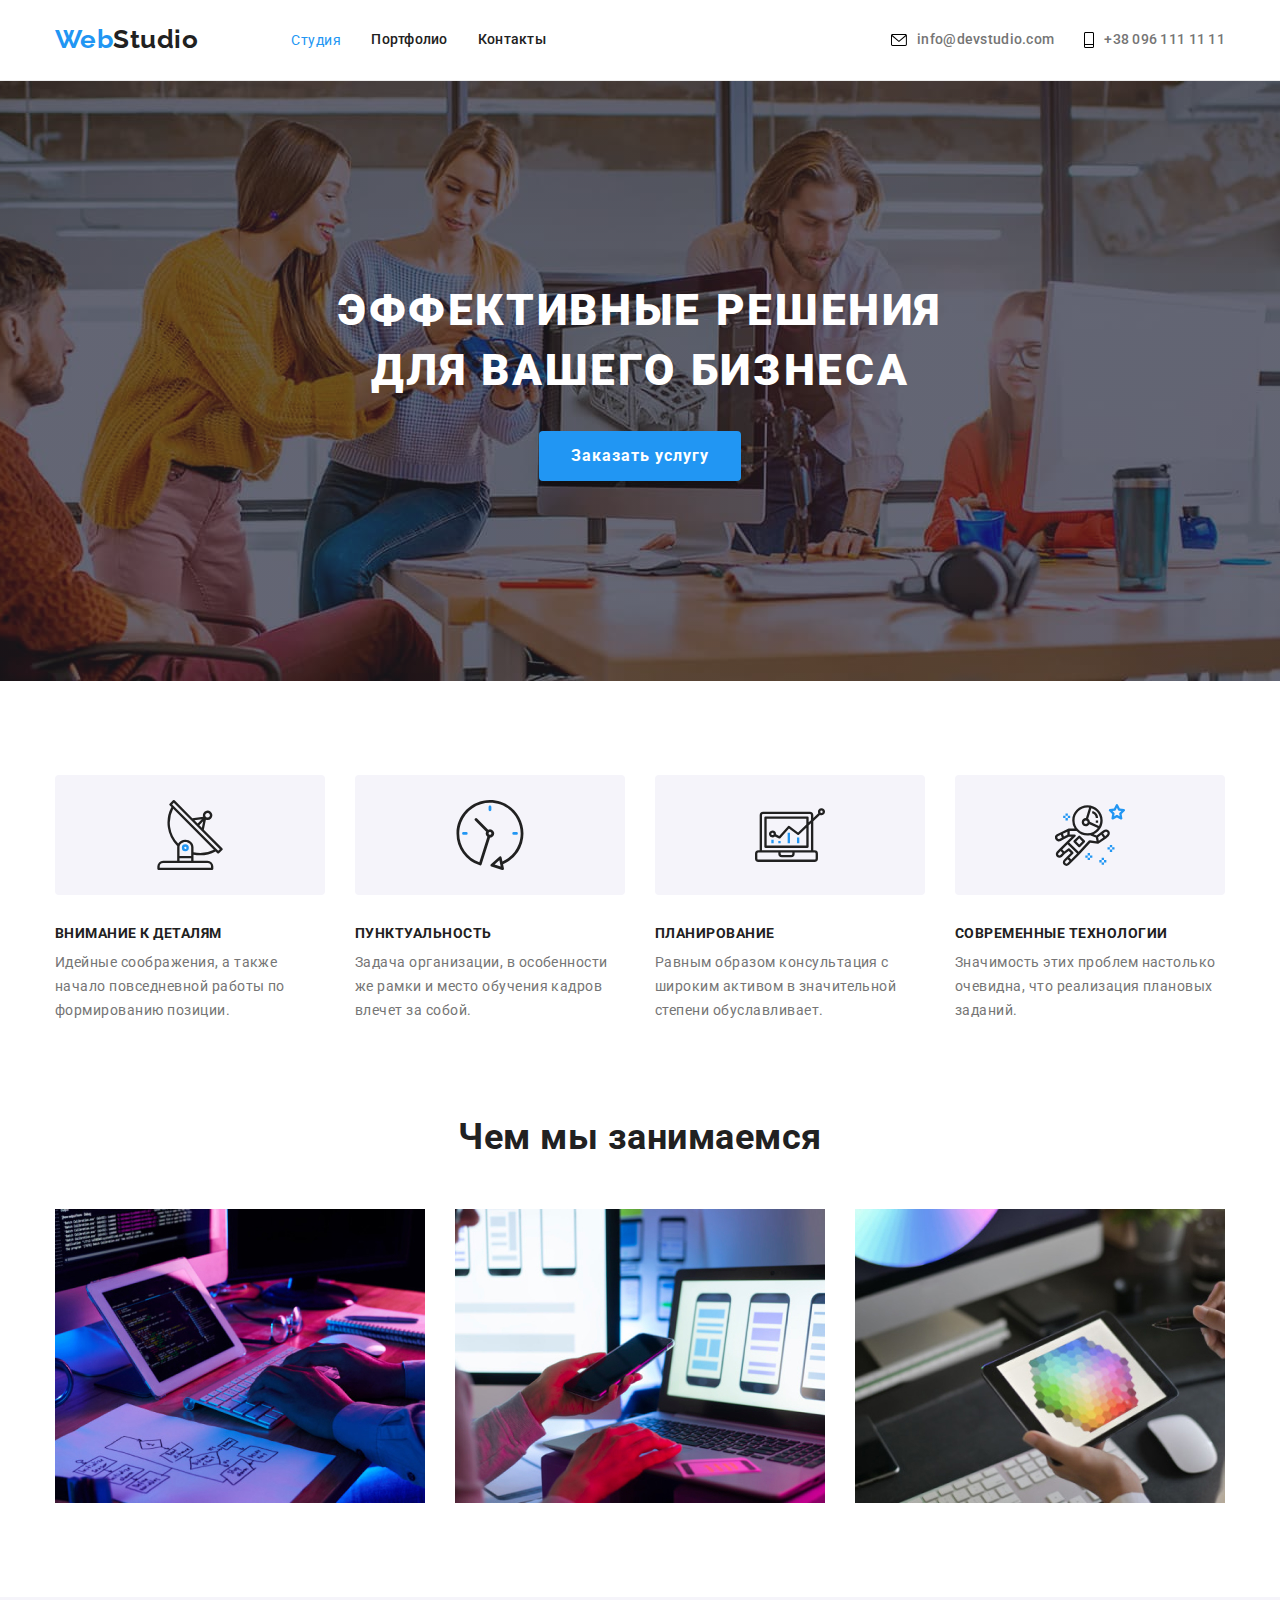
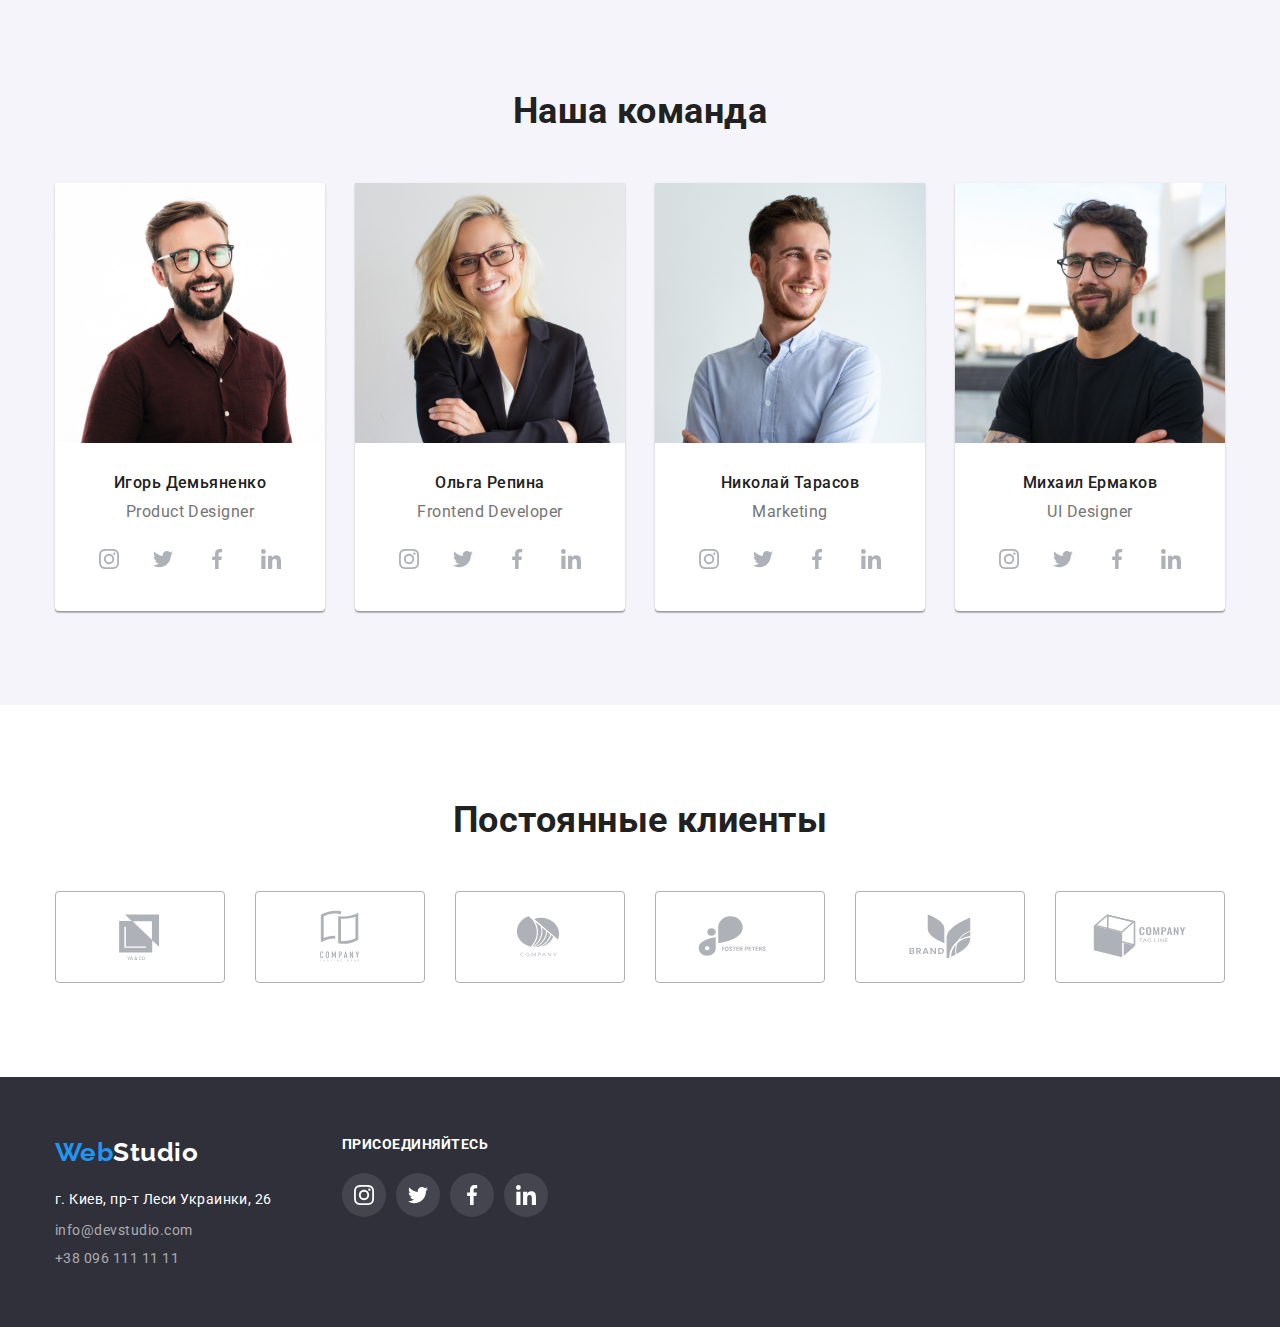
<file: index.html>
<!DOCTYPE html>
<html lang="ru">
<head>
    <meta charset="UTF-8">
    <meta http-equiv="X-UA-Compatible" content="IE=edge">
    <meta name="viewport" content="width=device-width, initial-scale=1.0">
    <title>Студия</title>
    <link href="https://fonts.googleapis.com/css2?family=Raleway:wght@700&family=Roboto:wght@400;500;700;900&display=swap"
        rel="stylesheet">
    <link rel="stylesheet" href="https://cdnjs.cloudflare.com/ajax/libs/modern-normalize/1.1.0/modern-normalize.min.css">
    <link rel="stylesheet" href="./css/styles.css" />
</head>
<body>
        <!-- Шапка сайта(header) -->
            <div class="hed-line">
                <div class="box-header container">
                    <header class="header">
                        <nav class="site-nav">
                            <a class="logo" href="./index.html"><span class="logo-color">Web</span>Studio</a>
                            <ul class="nav-list list">
                                <li class="nav-item"><a class="curren-link" href="./index.html">Студия</a></li>
                                <li class="nav-item"><a class="nav-link" href="./portfolio.html">Портфолио</a></li>
                                <li class="nav-item"><a class="nav-link" href="">Контакты</a></li>
                            </ul>
                        </nav>
                        <ul class="contact-list list">
                            <li class="contact-item">
                                <a class="contact-link-icon" href="mailto:info@devstudio.com">
                                    <svg class="contact-icon-mail" width="16px" height="12px">
                                        <use href="./images/sprite-original.svg#icon-mail"></use> 
                                    </svg>
                                    <span class="contact-text">info@devstudio.com</span>
                                </a>
                            </li>
                
                            <li class="contact-item">
                                <a class="contact-link-icon" href="tel:+380961111111">
                                    <svg class="contact-icon-mobile" width="10px" height="16px">
                                        <use href="./images/sprite-original.svg#icon-mobile"></use>
                                    </svg>
                                    <span class="contact-text">+38 096 111 11 11</span>
                                </a>
                            </li>
                        </ul>
                
                    </header>
                </div>
            </div>
        <!-- Главный контент страницы -->
        <main>
            <!--Героик  -->
            
                <section class="hero overlay"> 
                    <div class="container">
                        <h1 class="hero-title list">Эффективные решения для вашего бизнеса</h1>
                        <button class="button-studio" type="button">Заказать услугу</button>
                    </div>
                </section>
                    
            <!-- Приемущество сайта -->
            <section class="section">
                <div class="container">
                    <h2  hidden class="benefits list">Наши Приемущества</h2>
                    <ul class="benefits-list list">
                        <li class="benefits-item">
                            <div class="buttons list">
                                <svg class="icon-benefits">
                                    <use href="./images/sprite-original.svg#icon-sputnik"></use>
                                </svg>
                            </div>
                            <h3 class="subtitle list">Внимание к деталям</h3>
                            <p class="text list">Идейные соображения, а также начало повседневной работы по формированию позиции.</p>
                        </li>
                        <li class="benefits-item">
                            <div class="buttons list">
                                <svg class="icon-benefits">
                                    <use href="./images/sprite-original.svg#icon-clock"></use>
                                </svg>
                            </div>
                            <h3 class="subtitle list">Пунктуальность</h3>
                            <p class="text list">Задача организации, в особенности же рамки и место обучения кадров влечет за собой.</p>
                        </li>
                        <li class="benefits-item">
                            <div class="buttons list">
                                <svg class="icon-benefits">
                                    <use href="./images/sprite-original.svg#icon-diagram"></use>
                                </svg>
                            </div>
                            <h3 class="subtitle list">Планирование</h3>
                            <p class="text list">Равным образом консультация с широким активом в значительной степени обуславливает.</p>
                        </li>
                        <li class="benefits-item">
                            <div class="buttons list">
                                <svg class="icon-benefits">
                                    <use href="./images/sprite-original.svg#icon-astronaut"></use>
                                </svg>
                            </div>
                            <h3 class="subtitle list">Современные технологии</h3>
                            <p class="text list">Значимость этих проблем настолько очевидна, что реализация плановых заданий.</p>
                        </li>
                    </ul>
                </div>
        
            </section>
            <!-- Чем занимаеться компания -->
            <section class="working">
                <div class="container">
                    <h2 class="work list">Чем мы занимаемся</h2>
                    <ul class="work-list list">
                        <li class="work-item"><img class="work-img" src="./images/work-company1.jpeg"
                                alt="Пользуются новейшими технологиями" width="370"></li>
                        <li class="work-item"><img class="work-img" src="./images/work-company2.jpeg" alt="Большая клиенская база"
                                width="370"></li>
                        <li class="work-item"><img class="work-img" src="./images/work-company3.jpeg" alt="Лучшая графика" width="370"></li>
                    </ul>
                </div>
            </section>
            <!-- Команда -->
            <section class="team-section section">
                <div class="container">
                    <h2 class="team list">Наша команда</h2>
                    <ul class="team-list list">
                        <li class="item">
                            <img class="team-img" src="./images/team-work1.jpeg" alt="Член команды Игорь Демьяненко" width="270">
                            <div class="team-text">
                                <h3 class="subtitle list">Игорь Демьяненко</h3>
                                <p class="text list" lang="en">Product Designer</p>
                                <ul class="social-gruop list">
                                    <li class="social-team">
                                        <a class="team-link list" href="">
                                            <svg class="team-icon">
                                                <use href="./images/sprite-original.svg#icon-instagram"></use>
                                            </svg>
                                        </a>
                                    </li>
                                    <li class="social-team">
                                        <a class="team-link list" href="">
                                            <svg class="team-icon">
                                                <use href="./images/sprite-original.svg#icon-twitter"></use>
                                            </svg>
                                        </a>
                                    </li>
                                    <li class="social-team">
                                        <a class="team-link list" href="">
                                            <svg class="team-icon">
                                                <use href="./images/sprite-original.svg#icon-facebook"></use>
                                            </svg>
                                        </a>
                                    </li>
                                    <li class="social-team">
                                        <a class="team-link list" href="">
                                            <svg class="team-icon">
                                                <use href="./images/sprite-original.svg#icon-linkedin"></use>
                                            </svg>
                                        </a>
                                    </li>
                                </ul>
                            </div>
                            
                        </li>
                        <li class="item">
                            <img class="team-img" src="./images/team-work2.jpeg" alt="Член команды Ольга Репина" width="270">
                            <div class="team-text">
                                <h3 class="subtitle list">Ольга Репина</h3>
                                <p class="text list" lang="en">Frontend Developer</p>
                                <ul class="social-gruop list">
                                    <li class="social-team">
                                        <a class="team-link list" href="">
                                            <svg class="team-icon">
                                                <use href="./images/sprite-original.svg#icon-instagram"></use>
                                            </svg>
                                        </a>
                                    </li>
                                    <li class="social-team">
                                        <a class="team-link list" href="">
                                            <svg class="team-icon">
                                                <use href="./images/sprite-original.svg#icon-twitter"></use>
                                            </svg>
                                        </a>
                                    </li>
                                    <li class="social-team">
                                        <a class="team-link list" href="">
                                            <svg class="team-icon">
                                                <use href="./images/sprite-original.svg#icon-facebook"></use>
                                            </svg>
                                        </a>
                                    </li>
                                    <li class="social-team">
                                        <a class="team-link list" href="">
                                            <svg class="team-icon">
                                                <use href="./images/sprite-original.svg#icon-linkedin"></use>
                                            </svg>
                                        </a>
                                    </li>
                                </ul>
                            </div>
                            
                        </li>
                        <li class="item">
                            <img class="team-img" src="./images/team-work3.jpeg" alt="Член команды Николай Тарасов" width="270">
                            <div class="team-text">
                                <h3 class="subtitle list">Николай Тарасов</h3>
                                <p class="text list" lang="en">Marketing</p>
                                <ul class="social-gruop list">
                                    <li class="social-team">
                                        <a class="team-link list" href="">
                                            <svg class="team-icon">
                                                <use href="./images/sprite-original.svg#icon-instagram"></use>
                                            </svg>
                                        </a>
                                    </li>
                                    <li class="social-team">
                                        <a class="team-link list" href="">
                                            <svg class="team-icon">
                                                <use href="./images/sprite-original.svg#icon-twitter"></use>
                                            </svg>
                                        </a>
                                    </li>
                                    <li class="social-team">
                                        <a class="team-link list" href="">
                                            <svg class="team-icon">
                                                <use href="./images/sprite-original.svg#icon-facebook"></use>
                                            </svg>
                                        </a>
                                    </li>
                                    <li class="social-team">
                                        <a class="team-link list" href="">
                                            <svg class="team-icon">
                                                <use href="./images/sprite-original.svg#icon-linkedin"></use>
                                            </svg>
                                        </a>
                                    </li>
                                </ul>
                            </div>
                            
                        </li>
                        <li class="item">
                            <img class="team-img" src="./images/team-work4.jpeg" alt="Член команды Михаил Ермаков" width="270">
                            <div class="team-text">
                                <h3 class="subtitle list">Михаил Ермаков</h3>
                                <p class="text list" lang="en">UI Designer</p>
                                <ul class="social-gruop list">
                                    <li class="social-team">
                                        <a class="team-link list" href="">
                                            <svg class="team-icon">
                                                <use href="./images/sprite-original.svg#icon-instagram"></use>
                                            </svg>
                                        </a>
                                    </li>
                                    <li class="social-team">
                                        <a class="team-link list" href="">
                                            <svg class="team-icon">
                                                <use href="./images/sprite-original.svg#icon-twitter"></use>
                                            </svg>
                                        </a>
                                    </li>
                                    <li class="social-team">
                                        <a class="team-link list" href="">
                                            <svg class="team-icon">
                                                <use href="./images/sprite-original.svg#icon-facebook"></use>
                                            </svg>
                                        </a>
                                    </li>
                                    <li class="social-team">
                                        <a class="team-link list" href="">
                                            <svg class="team-icon">
                                                <use href="./images/sprite-original.svg#icon-linkedin"></use>
                                            </svg>
                                        </a>
                                    </li>
                                </ul>
                            </div>
                            
                        </li>
                    </ul>
                </div>
            </section>
            <section class="section">
                <h2 class="clients-title list">Постоянные клиенты</h2>
                <ul class="clients-list list">
                    <li class="clients-item">
                        <a class="clients" href="">
                            <svg class="icon-clients">
                                <use href="./images/sprite-original.svg#iconLogo-company-"></use>
                            </svg>
                        </a>
                    </li>
                    <li class="clients-item">
                        <a class="clients" href="">
                            <svg class="icon-clients">
                                <use href="./images/sprite-original.svg#icon-Logo-company1"></use>
                            </svg>
                        </a>
                    </li>
                    <li class="clients-item">
                        <a class="clients" href="">
                            <svg class="icon-clients">
                                <use href="./images/sprite-original.svg#icon-Logo-company2"></use>
                            </svg>
                        </a>
                    </li>   
                    <li class="clients-item">
                        <a class="clients" href="">
                            <svg class="icon-clients">
                                <use href="./images/sprite-original.svg#icon-Logo-company3"></use>
                            </svg>
                        </a>
                    </li>
                    <li class="clients-item">
                        <a class="clients" href="">
                            <svg class="icon-clients">
                                <use href="./images/sprite-original.svg#icon-Logo-company4"></use>
                            </svg>
                        </a>
                    </li>
                    <li class="clients-item">
                        <a class="clients" href="">
                            <svg class="icon-clients">
                                <use href="./images/sprite-original.svg#icon-Logo-company5"></use>
                            </svg>
                        </a>
                    </li>
                </ul>
            </section>
        </main>
        
        <!-- Подвал страницы (footer) -->
        <footer class="footer">
            <div class="container addres-list">
                    <div class="addres-gruop">
                        <a class="logo-footer" href="./index.html"><span class="logo-color">Web</span>Studio</a>
                        <address>
                            <p class="addres list">г. Киев, пр-т Леси Украинки, 26</p>
                            <ul class="contact-list-footer list">
                                <li class="contact-item-mail"><a class="link-footer" href="mailto:info@devstudio.com">info@devstudio.com</a>
                                </li>
                                <li class="contact-item"><a class="link-footer" href="tel:+380961111111">+38 096 111 11 11</a></li>
                            </ul>
                        </address>
                    </div>
                <div class="social-footer">
                    <p class="common list">присоединяйтесь</p>
                    <ul class="social-list-link list">
                        <li class="social-item-footer">
                            <a class="social-footer-link list" href="">
                                <svg class="team-icon">
                                    <use href="./images/sprite-original.svg#icon-instagram"></use>
                                </svg>
                            </a>
                        </li>
                        <li class="social-item-footer">
                            <a class="social-footer-link list" href="">
                                <svg class="team-icon">
                                    <use href="./images/sprite-original.svg#icon-twitter"></use>
                                </svg>
                            </a>
                        </li>
                        <li class="social-item-footer">
                            <a class="social-footer-link list" href="">
                                <svg class="team-icon">
                                    <use href="./images/sprite-original.svg#icon-facebook"></use>
                                </svg>
                            </a>
                        </li>
                        <li class="social-item-footer">
                            <a class="social-footer-link list" href="">
                                <svg class="team-icon">
                                    <use href="./images/sprite-original.svg#icon-linkedin"></use>
                                </svg>
                            </a>
                        </li>
                    </ul>
                </div>
            </div>
        </footer>
</body>
</html>
</file>
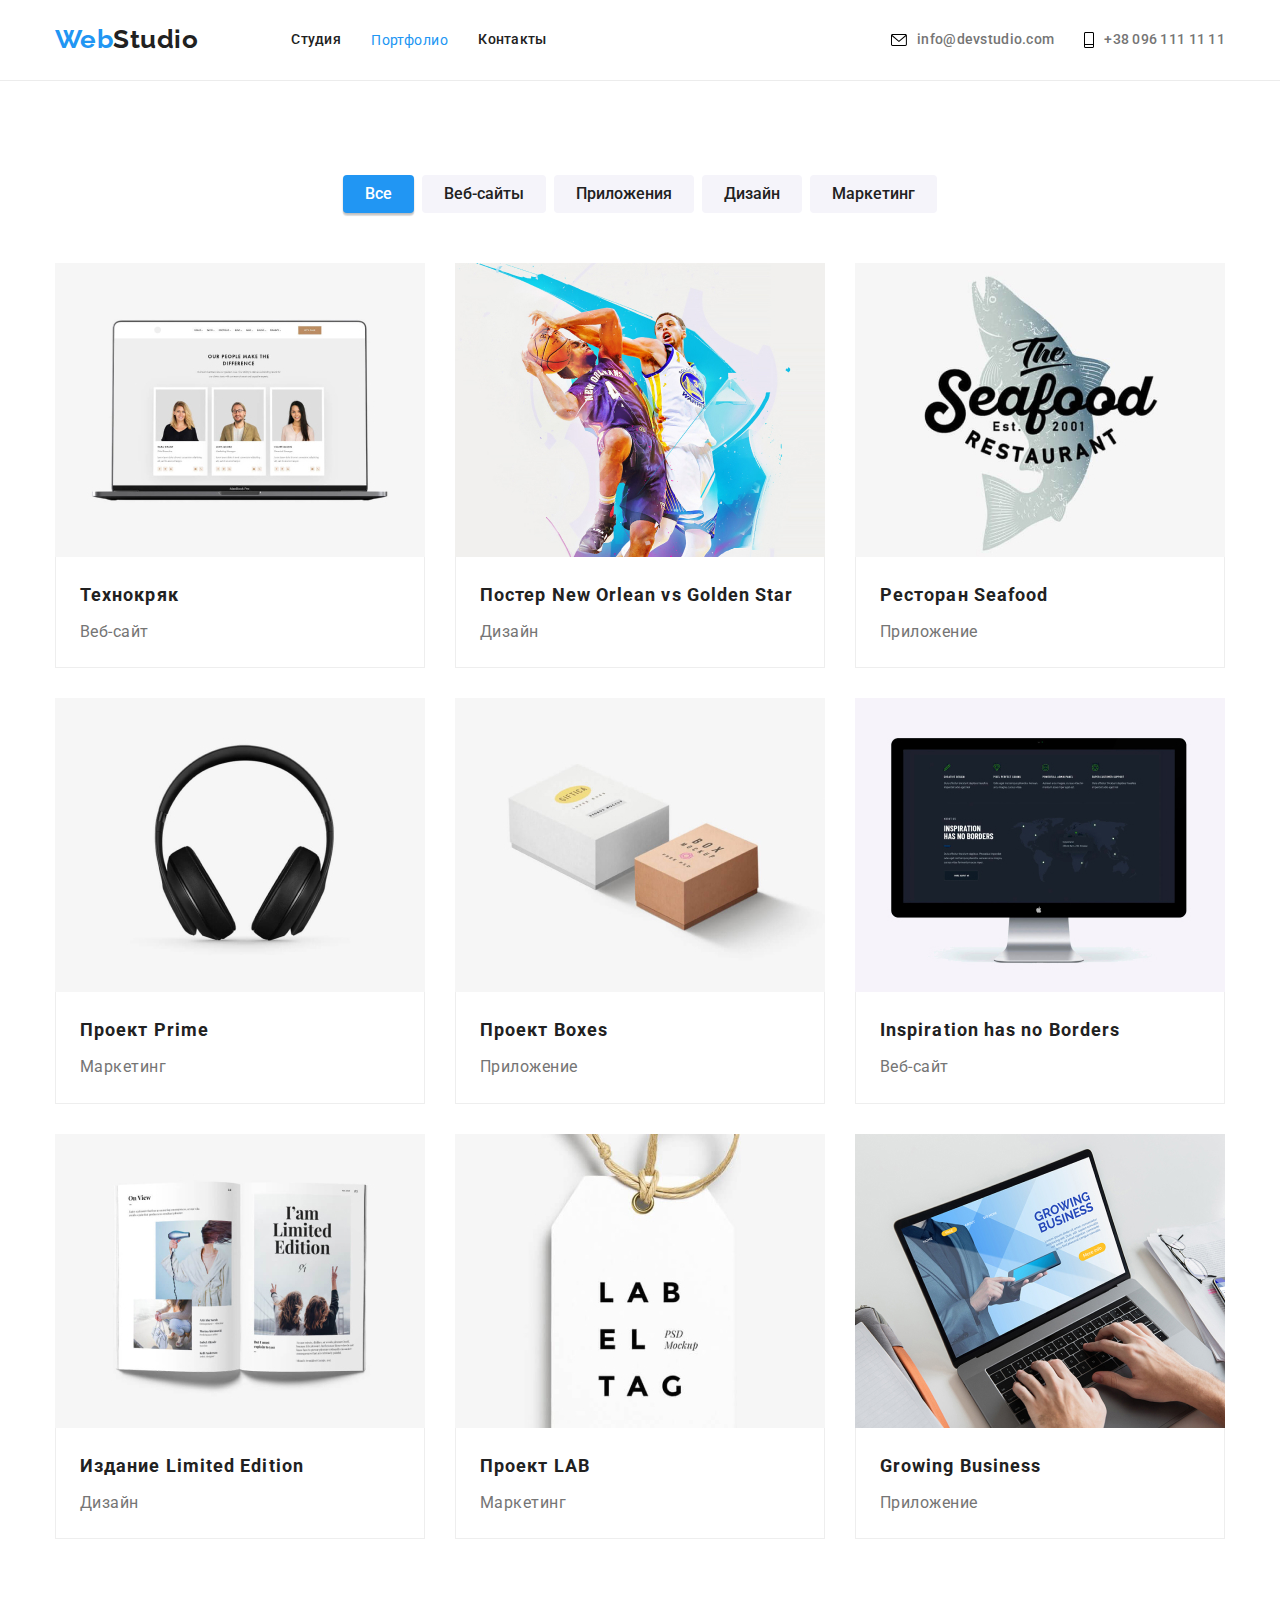
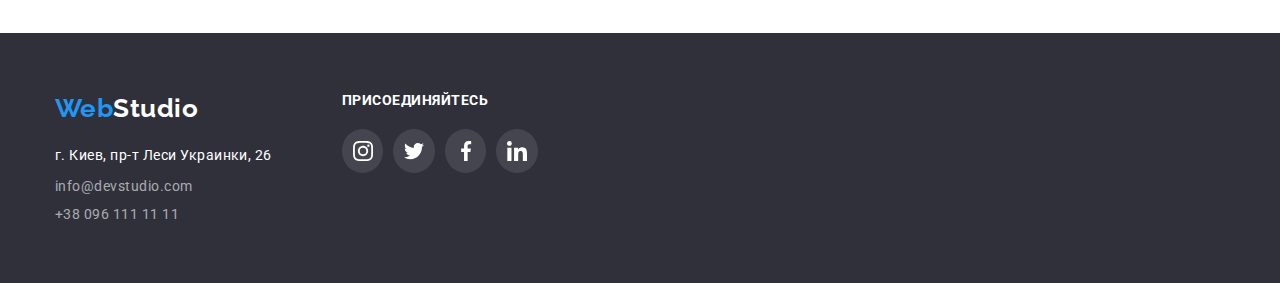
<file: portfolio.html>
<!DOCTYPE html>
<html lang="ru">
<head>
    <meta charset="UTF-8">
    <meta http-equiv="X-UA-Compatible" content="IE=edge">
    <meta name="viewport" content="width=device-width, initial-scale=1.0">
    <title>Портфолио</title>
    <link href="https://fonts.googleapis.com/css2?family=Raleway:wght@700&family=Roboto:wght@400;500;700;900&display=swap"
        rel="stylesheet">
    <link rel="stylesheet" href="https://cdnjs.cloudflare.com/ajax/libs/modern-normalize/1.1.0/modern-normalize.min.css">
    <link rel="stylesheet" href="./css/styles.css" />
</head>
<body>
        <!-- Шапка сайта(header) -->

        <div class="hed-line">
            <div class="container">
                <header class="header list">
                    <nav class="site-nav">
                        <a class="logo" href="./index.html"><span class="logo-color">Web</span>Studio</a>
                        <ul class="nav-list list">
                            <li class="nav-item"><a class="nav-link" href="./index.html">Студия</a></li>
                            <li class="nav-item"><a class="curren-link" href="./portfolio.html">Портфолио</a></li>
                            <li class="nav-item"><a class="nav-link" href="">Контакты</a></li>
                        </ul>
                    </nav>
                    <ul class="contact-list list">
                        <li class="contact-item"><a class="contact-link-icon" href="mailto:info@devstudio.com">
                                <svg class="contact-icon-mail" width="16px" height="12px">
                                    <use href="./images/sprite-original.svg#icon-mail"></use>
                                </svg>
                                info@devstudio.com</a></li>
                        </a>
                        <li class="contact-item"><a class="contact-link-icon" href="tel:+380961111111">
                                <svg class="contact-icon-mobile" width="10px" height="16px">
                                    <use href="./images/sprite-original.svg#icon-mobile"></use>
                                </svg>
                                +38 096 111 11 11</a></li>
                    </ul>
            
                </header>
            </div>
        </div>
        <!-- Контент страницы -->
        <main>
            <section class="section">
                <div class="container">
                    <h1 hidden class="gallery list">Наши работы</h1>
                    <ul class="button-list list">
                        <li class="button-item"><button class="button active" type="button">Все</button></li>
                        <li class="button-item"><button class="button" type="button">Веб-сайты</button></li>
                        <li class="button-item"><button class="button" type="button">Приложения</button></li>
                        <li class="button-item"><button class="button" type="button">Дизайн</button></li>
                        <li class="button-item"><button class="button" type="button">Маркетинг</button></li>
                    </ul>
                    
                    
                    <ul class="gallery-list list">
                        <li class="gallery-item">
                            <a class="portfolio-link" href="">
                                <img class="foto" src="./images/techno.jpeg" alt="На компьютере изображены картинки" width="370">
                                <div class="frame">
                                    <h2 class="subtitle-gallery list">Технокряк</h2>
                                    <p class="text-gallery list">Веб-сайт</p>
                                </div>
                            </a>
                        </li>
                        <li class="gallery-item">
                            <a href="" class="portfolio-link">
                                <img class="foto" src="./images/poster.jpeg" alt="Постер с баскетболистами" width="370">
                                <div class="frame">
                                    <h2 class="subtitle-gallery list">Постер <span lang="en">New Orlean vs Golden Star</span></h2>
                                    <p class="text-gallery list">Дизайн</p>
                                </div>
                            </a>
                        </li>
                        <li class="gallery-item">
                            <a href="" class="portfolio-link">
                                <img class="foto" src="./images/restuarent.jpeg" alt="Эмблема ресторана" width="370">
                                <div class="frame">
                                    <h2 class="subtitle-gallery list">Ресторан <span lang="en">Seafood</span></h2>
                                    <p class="text-gallery list">Приложение</p>
                                </div>
                            </a>
                        </li>
                        <li class="gallery-item">
                            <a href="" class="portfolio-link">
                                <img class="foto" src="./images/headphones.jpeg" alt="Наущники" width="370">
                                <div class="frame">
                                    <h2 class="subtitle-gallery list">Проект <span lang="en">Prime</span></h2>
                                    <p class="text-gallery list">Маркетинг</p>
                                </div>
                            </a>
                        </li>
                        <li class="gallery-item">
                            <a href="" class="portfolio-link">
                                <img class="foto" src="./images/boxes.jpeg" alt="Две коробки" width="370">
                                <div class="frame">
                                    <h2 class="subtitle-gallery list">Проект <span lang="en">Boxes</span></h2>
                                    <p class="text-gallery list">Приложение</p>
                                </div>
                            </a>
                        </li>
                        <li class="gallery-item">
                            <a href="" class="portfolio-link">
                                <img class="foto" src="./images/macbook.jpeg" alt="Монитор" width="370">
                                <div class="frame">
                                    <h2 class="subtitle-gallery list" lang="en">Inspiration has no Borders</h2>
                                    <p class="text-gallery list">Веб-сайт</p>
                                </div>
                            </a>
                        </li>
                        <li class="gallery-item">
                            <a href="" class="portfolio-link">
                                <img class="foto" src="./images/magazine.jpeg" alt="Журнал" width="370">
                                <div class="frame">
                                    <h2 class="subtitle-gallery list">Издание <span lang="en">Limited Edition</span></h2>
                                    <p class="text-gallery list">Дизайн</p>
                                </div>
                            </a>
                        </li>
                        <li class="gallery-item">
                            <a href="" class="portfolio-link">
                                <img class="foto" src="./images/lable.jpeg" alt="Этикетка от одежды" width="370">
                                <div class="frame">
                                    <h2 class="subtitle-gallery list">Проект <span lang="en">LAB</span></h2>
                                    <p class="text-gallery list">Маркетинг</p>
                                </div>
                            </a>
                        </li>
                        <li class="gallery-item">
                            <a href="" class="portfolio-link">
                                <img class="foto" src="./images/macbook1.jpeg" alt="Ноутбук" width="370">
                                <div class="frame">
                                    <h2 class="subtitle-gallery list" lang="en">Growing Business</h2>
                                    <p class="text-gallery list">Приложение</p>
                                </div>
                            </a>
                        </li>
                    </ul>
                </div>
            </section>
        </main> 
        <!-- Подвал страницы -->
        <footer class="footer-portfolio">
            <div class="container addres-list">
              <div class="addres-gruop">
                <a class="logo-footer" href="./index.html"><span class="logo-color">Web</span>Studio</a>
                <address>
                    <p class="addres list">г. Киев, пр-т Леси Украинки, 26</p>
                    <ul class="contact-list-footer list">
                        <li class="contact-item-mail"><a class="link-footer" href="mailto:info@devstudio.com">info@devstudio.com</a>
                        </li>
                        <li class="contact-item"><a class="link-footer" href="tel:+380961111111">+38 096 111 11 11</a></li>
                    </ul>
                </address>
              </div>  
            <div class="social-footer">
                <p class="common list">присоединяйтесь</p>
                <div class="social-list-link">
                    <a class="social-footer-link" href="">
                        <svg class="footer-icon">
                            <use href="./images/sprite-original.svg#icon-instagram"></use>
                        </svg>
                    </a>
                    <a class="social-footer-link" href="">
                        <svg class="footer-icon">
                            <use href="./images/sprite-original.svg#icon-twitter"></use>
                        </svg>
                    </a>
                    <a class="social-footer-link" href="">
                        <svg class="footer-icon">
                            <use href="./images/sprite-original.svg#icon-facebook"></use>
                        </svg>
                    </a>
                    <a class="social-footer-link" href="">
                        <svg class="footer-icon">
                            <use href="./images/sprite-original.svg#icon-linkedin"></use>
                        </svg>
                    </a>
                </div>
            </div>
                
            
            </div>
        </footer>
</body>
</html>
</file>
<file: css/styles.css>
/* тег спан #2196F3; */
/* главный заголовок #FFFFFF; */
/* эфект наведения #2196F3 */
/* заголовки #212121 */
/* текст в заголовках #757575 */
/* футер background: #2F303A; */
/* наша команда background: #F5F4FA; */
/* героик background: #2F303A; */
/* контакты в футоре rgba(255, 255, 255, 0.6); */
:root {
  --primary-text-color: #757575;
  --title-text-color: #212121;
  --accent-color: #2196f3;
  --primary-bg-color: #ffffff;
  --contacts-footer-color: rgba(255, 255, 255, 0.6);
  --backgraund-button-and-team-section-color: #f5f4fa;
  --backgraund-hero-and-foter-color: #2f303a;
  --backgraund-hero-color: rgba(47, 48, 58, 0.4);
}
body {
  color: var(--primary-text-color);
  background-color: var(--primary-bg-color);
  font-family: Roboto, sans-serif;
  letter-spacing: 0.03em;
}
html {
  box-sizing: border-box;
}
*,
*::before,
*::after {
  box-sizing: inherit;
}
.list {
  list-style: none;
  margin: 0;
  padding: 0;
}
.container {
  width: 1200px;
  padding-left: 15px;
  padding-right: 15px;
  margin: 0 auto;
}
.section {
  padding-top: 94px;
  padding-bottom: 94px;
}
.hed-line {
  border-bottom: 1px solid #ececec;
}
.nav-list,
.contact-list,
.header,
.site-nav {
  display: flex;
}

.nav-list {
  margin-left: 93px;
}
.contact-list .contact-item + .contact-item,
.nav-list .nav-item + .nav-item {
  margin-left: 30px;
}

.logo-color {
  color: var(--accent-color);
}
/* Logo */
.logo {
  display: flex;
  padding-top: 24px;
  padding-bottom: 24px;
  color: var(--title-text-color);
  text-decoration: none;
  font-family: Raleway, sans-serif;
  font-weight: 700;
  font-size: 26px;
  line-height: 1.2;
}
/* site-nav */
.nav-link {
  display: flex;
  padding-top: 32px;
  padding-bottom: 32px;
  display: inline-block;
  color: var(--title-text-color);
  text-decoration: none;
  font-weight: 500;
  letter-spacing: 0.02em;
  font-size: 14px;
  line-height: 1.14;
}
a.nav-link {
  display: flex;
}
.site-nav .curren-link {
  display: flex;
  color: var(--accent-color);
  text-decoration: none;
  padding-top: 32px;
  padding-bottom: 32px;
  font-size: 14px;
}
/* contact hover */
.contact-link-icon:hover,
.contact-list-footer .link-footer:hover,
.contact-list-footer .link-footer:focus,
.contact-list .contact-link:hover,
.contact-list .contact-link:focus,
.nav-list .nav-link:hover,
.nav-list .nav-link:focus {
  color: var(--accent-color);
}
/* contact-link */
.contact-link-icon {
  display: flex;
  color: #757575;
  text-decoration: none;
  font-weight: 500;
  font-size: 14px;
  line-height: 1.14;
  letter-spacing: 0.02em;
  align-items: center;
  padding-top: 32px;
  padding-bottom: 32px;
}

a.contact-link-icon:hover,
a.contact-link-icon:focus {
  fill: var(--accent-color);
  color: var(--accent-color);
}
.contact-icon-mobile {
  margin-right: 10px;
}
.contact-icon-mail {
  margin-right: 10px;
}
.contact-list {
  margin-left: auto;
  align-items: center;
}
.contact-icon {
  display: flex;
  margin-top: 32px;
  margin-bottom: 32px;
}

/* hero */
.button-studio {
  display: inline-block;
  background-color: var(--accent-color);
  color: var(--primary-bg-color);
  font-weight: 700;
  font-size: 16px;
  line-height: 1.87;
  letter-spacing: 0.06em;
  font-family: inherit;
  cursor: pointer;
  border-radius: 4px;
  border: var(--accent-color);
  padding: 10px 32px;
  margin-top: 30px;
  box-shadow: 0px 4px 4px rgba(0, 0, 0, 0.15);
}
.hero {
  text-align: center;
  background-color: rgba(47, 48, 58, 0.4);
}
.overlay {
  margin: 0 auto;
  max-width: 1600px;
  height: 600px;
  padding-top: 200px;
  padding-bottom: 200px;
  background-image: linear-gradient(
      to right,
      rgba(47, 48, 58, 0.4),
      rgba(47, 48, 58, 0.4)
    ),
    url(../images/overlay.jpeg);

  background-size: cover;
  background-repeat: no-repeat;
  background-position: center;
}

.hero-title {
  color: var(--primary-bg-color);
  width: 696px;
  font-weight: 900;
  font-size: 44px;
  line-height: 1.36;
  letter-spacing: 0.06em;
  text-transform: uppercase;
  margin-left: auto;
  margin-right: auto;
}
/* Benefits */
.icon-benefits {
  width: 70px;
  height: 70px;
  border: 0;
  fill: #212121;
}
.buttons {
  display: flex;
  align-items: center;
  justify-content: center;
  width: 270px;
  height: 120px;
  background: #f5f4fa;
  border-radius: 4px;
  border: transparent;
  margin-bottom: 30px;
}
.benefits-list {
  display: flex;
  align-items: center;
}

.benefits-list .subtitle {
  font-weight: 700;
  text-transform: uppercase;
  font-size: 14px;
  margin-bottom: 10px;
}
.benefits-list .text {
  font-size: 14px;
  line-height: 1.71;
}
.team-list .subtitle,
.benefits-list .subtitle {
  color: var(--title-text-color);
}
.team-section {
  background-color: var(--backgraund-button-and-team-section-color);
}
/* Work */
.work {
  text-align: center;
  margin-bottom: 50px;
}
.working {
  padding-bottom: 94px;
}
.work-list {
  display: flex;
}
.work-img {
  display: block;
  max-width: 100%;
  height: auto;
}
.work-list .work-item {
  margin-right: 30px;
  width: 370px;
}
.work-list .work-item:nth-child(3n) {
  margin-right: 0;
}
.work,
.team {
  color: var(--title-text-color);
  font-weight: 700;
  font-size: 36px;
  line-height: 1.16;
}
/* team */
.social-gruop {
  display: flex;
  padding-right: 32px;
  padding-left: 32px;
  justify-content: center;
}
.team-icon {
  width: 20px;
  height: 20px;
  display: flex;
  cursor: pointer;
  fill: currentColor;
}
.team-link {
  display: flex;
  justify-content: center;
  align-items: center;
  color: #afb1b8;
  width: 44px;
  height: 44px;
  border-radius: 50%;
  cursor: pointer;
  margin-right: 10px;
}
.social-team:last-child a {
  margin-right: 0;
}
a.team-link:hover,
a.team-link:focus {
  color: #ffffff;
  background-color: #2196f3;
}
.team {
  text-align: center;
  margin-bottom: 50px;
}
.team-list .subtitle {
  font-weight: 500;
  font-size: 16px;
  line-height: 1.2;
}
.team-list {
  display: flex;
}
.team-text {
  padding-top: 30px;
  padding-bottom: 30px;
  text-align: center;
}
.team-img {
  display: block;
  max-width: 100%;
  height: auto;
}
.team-text .subtitle {
  margin-bottom: 10px;
}
.team-list .item {
  box-shadow: 0px 1px 3px rgba(0, 0, 0, 0.12), 0px 1px 1px rgba(0, 0, 0, 0.14),
    0px 2px 1px rgba(0, 0, 0, 0.2);
  border-radius: 0px 0px 4px 4px;
  background-color: var(--primary-bg-color);
}

.team-list .item,
.benefits-list .benefits-item {
  width: calc((100%-90px) / 4);
  margin-right: 30px;
}
.team-list .item:nth-child(4n),
.benefits-list .benefits-item:nth-child(4n) {
  margin-right: 0;
}
.team-list .text {
  font-size: 16px;
  line-height: 1.2;
  margin-bottom: 16px;
}
/* clients */
.clients-title {
  font-weight: 700;
  font-size: 36px;
  line-height: 1.17;
  text-align: center;
  color: var(--title-text-color);
  margin-bottom: 50px;
}
.clients-list {
  display: flex;
  align-items: center;
  justify-content: center;
}
.icon-clients {
  width: 106px;
  height: 60px;
  align-items: center;
  fill: currentColor;
  cursor: pointer;
  margin: 16px 32px;
}
.clients {
  display: flex;
  align-items: center;
  width: 170px;
  height: 92px;
  border: 1px solid #afb1b8;
  border-radius: 4px;
  background-color: #ffffff;
  margin-right: 30px;
  cursor: pointer;
  color: #afb1b8;
}
.clients:hover,
.clients:focus {
  color: var(--accent-color);
  border-color: var(--accent-color);
}
.clients-item:last-child a {
  margin-right: 0;
}
/* addres */
.addres {
  color: var(--primary-bg-color);
  font-size: 14px;
  line-height: 1.71;
  font-style: normal;
  margin-bottom: 9px;
}
/* contact footer */
.contact-list-footer .link-footer {
  color: var(--contacts-footer-color);
  text-decoration: none;
  font-size: 14px;
  line-height: 1.14;
  font-style: normal;
}
.contact-item-mail {
  margin-bottom: 9px;
}
/* Footer */
.common {
  font-weight: 700;
  font-size: 14px;
  line-height: 1.14;
  text-transform: uppercase;
  color: #ffffff;
  margin-bottom: 20px;
}
.social-list-link {
  display: flex;
}
.social-footer {
  width: 206px;
  margin-left: 70px;
  align-items: center;
}
.footer-icon {
  width: 20px;
  height: 20px;
  cursor: pointer;
  fill: currentColor;
}
.social-footer-link {
  display: flex;
  justify-content: center;
  align-items: center;
  color: #ffffff;
  width: 44px;
  height: 44px;
  border-radius: 50%;
  cursor: pointer;
  margin-right: 10px;
  background-color: rgba(255, 255, 255, 0.1);
}
.social-item-footer:last-child a {
  margin-right: 0;
}
.social-footer-link:hover,
.social-footer-link:focus {
  background-color: var(--accent-color);
}
.footer,
.footer-portfolio {
  background-color: var(--backgraund-hero-and-foter-color);
  padding-top: 60px;
  padding-bottom: 60px;
  justify-content: flex-start;
  display: flex;
}
/* logo footer */
.logo-footer {
  color: var(--primary-bg-color);
  text-decoration: none;
  font-family: Raleway, sans-serif;
  font-weight: 700;
  font-size: 26px;
  line-height: 1.2;
  display: inline-block;
  margin-bottom: 20px;
}
.addres-list {
  display: flex;
}

/* Portfolio */
/* Buttons */
.button-list .button {
  background-color: var(--backgraund-button-and-team-section-color);
  color: var(--title-text-color);
  font-family: inherit;
  font-weight: 500;
  font-size: 16px;
  line-height: 1.62;
  cursor: pointer;
  border-radius: 4px;
  border: var(--backgraund-button-and-team-section-color);
  text-align: center;
  padding: 6px 22px;
}
.button-list {
  display: flex;
  justify-content: center;
  margin-bottom: 50px;
}
.button-list .button-item + .button-item {
  margin-left: 8px;
}
.button.active,
.button-list .button:hover,
.button-list .button:focus {
  background-color: var(--accent-color);
  color: var(--primary-bg-color);
  box-shadow: 0px 3px 1px rgba(0, 0, 0, 0.1), 0px 1px 2px rgba(0, 0, 0, 0.08),
    0px 2px 2px rgba(0, 0, 0, 0.12);
}
/* Galerry */
.gallery-list {
  display: flex;
  flex-wrap: wrap;
}
.portfolio-link:focus,
.portfolio-link:hover {
  box-shadow: 0px 1px 1px rgba(0, 0, 0, 0.12), 0px 4px 4px rgba(0, 0, 0, 0.06),
    1px 4px 6px rgba(0, 0, 0, 0.16);
}
.portfolio-link {
  text-decoration: none;
  display: block;
}
.gallery-item {
  margin-right: 30px;
  margin-bottom: 30px;
}

.gallery-item .frame {
  border-right: 1px solid #eeeeee;
  border-bottom: 1px solid #eeeeee;
  border-left: 1px solid #eeeeee;
  border-top: 0;
}
.gallery-item .foto {
  display: block;
}
.frame {
  padding: 20px 24px;
}
.gallery-item:nth-last-child(-n + 3) {
  margin-bottom: 0;
}
.gallery-item:nth-child(3n) {
  margin-right: 0;
}
.gallery-list .subtitle-gallery {
  color: var(--title-text-color);
  font-weight: 700;
  font-size: 18px;
  line-height: 2;
  letter-spacing: 0.06em;
}
.subtitle-gallery {
  margin-bottom: 4px;
}
.gallery-list .text-gallery {
  font-size: 16px;
  line-height: 1.9;
  color: var(--primary-text-color);
}
</file>
